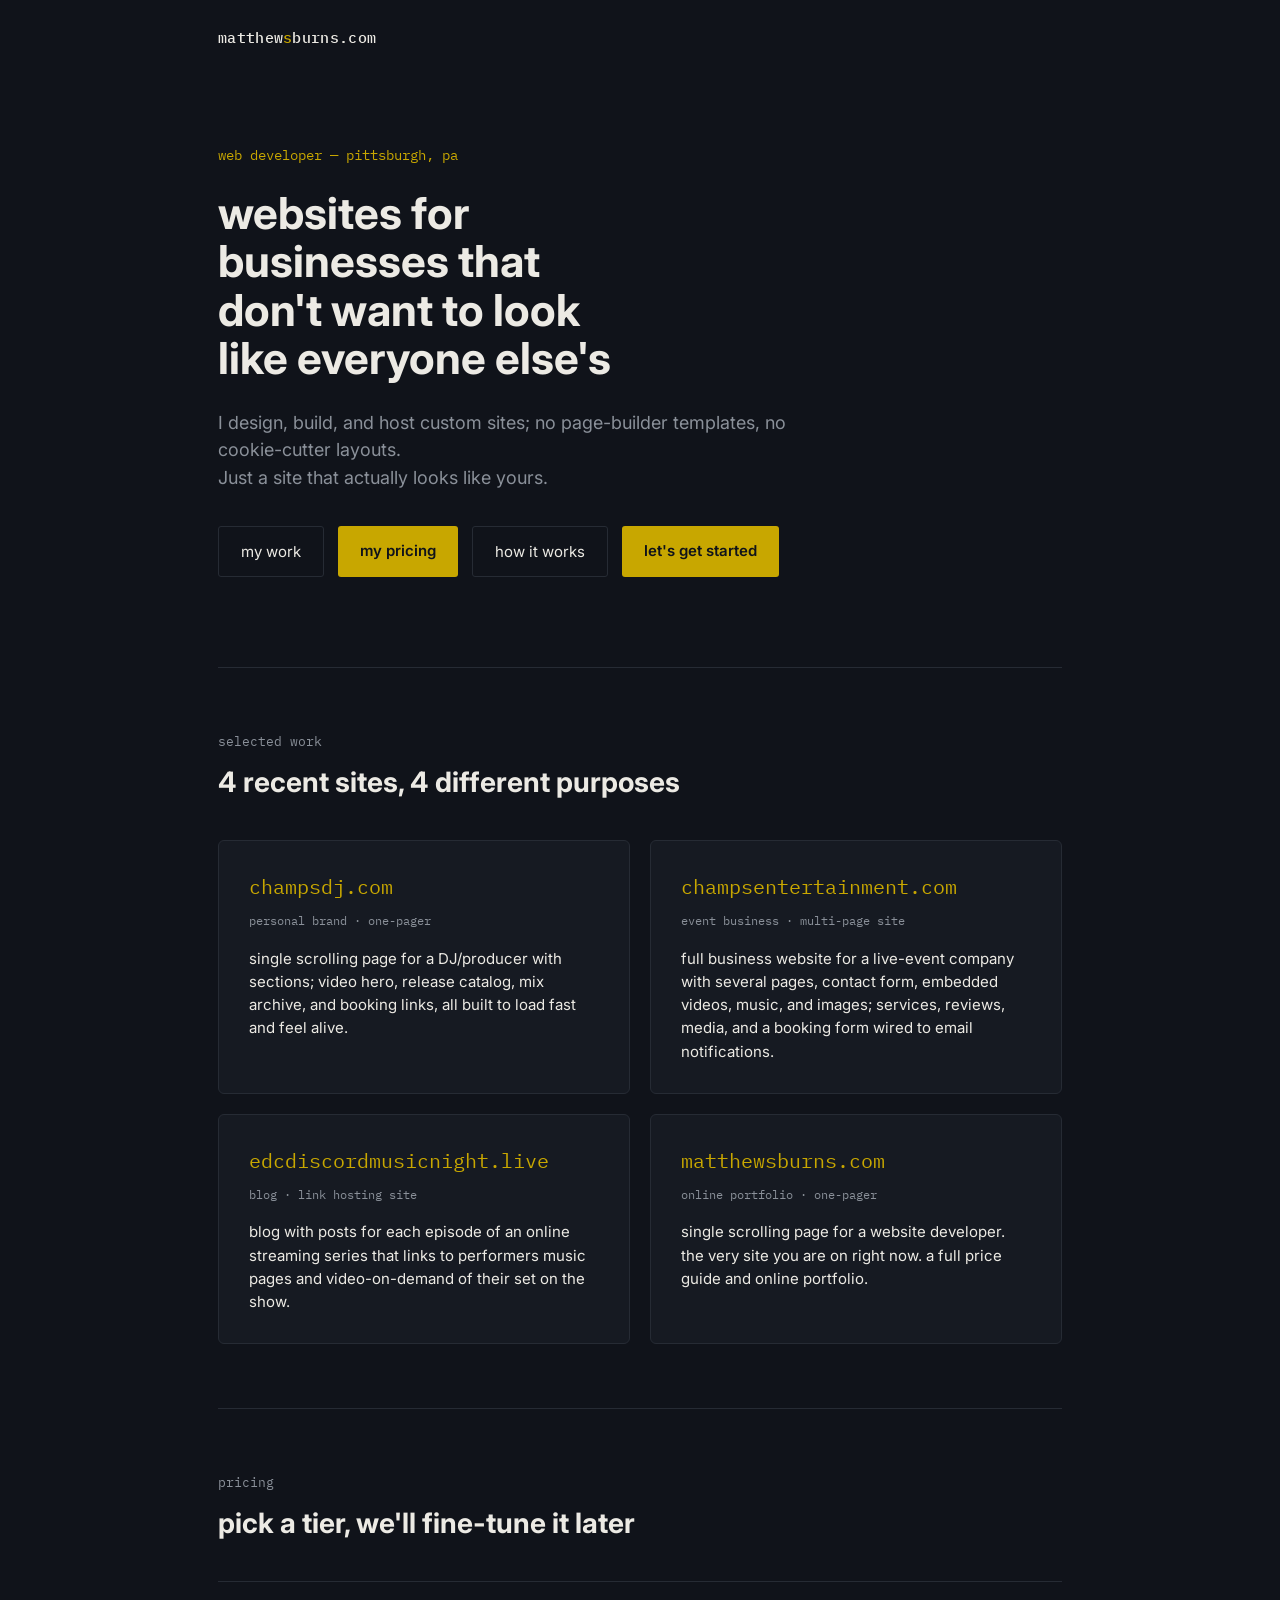
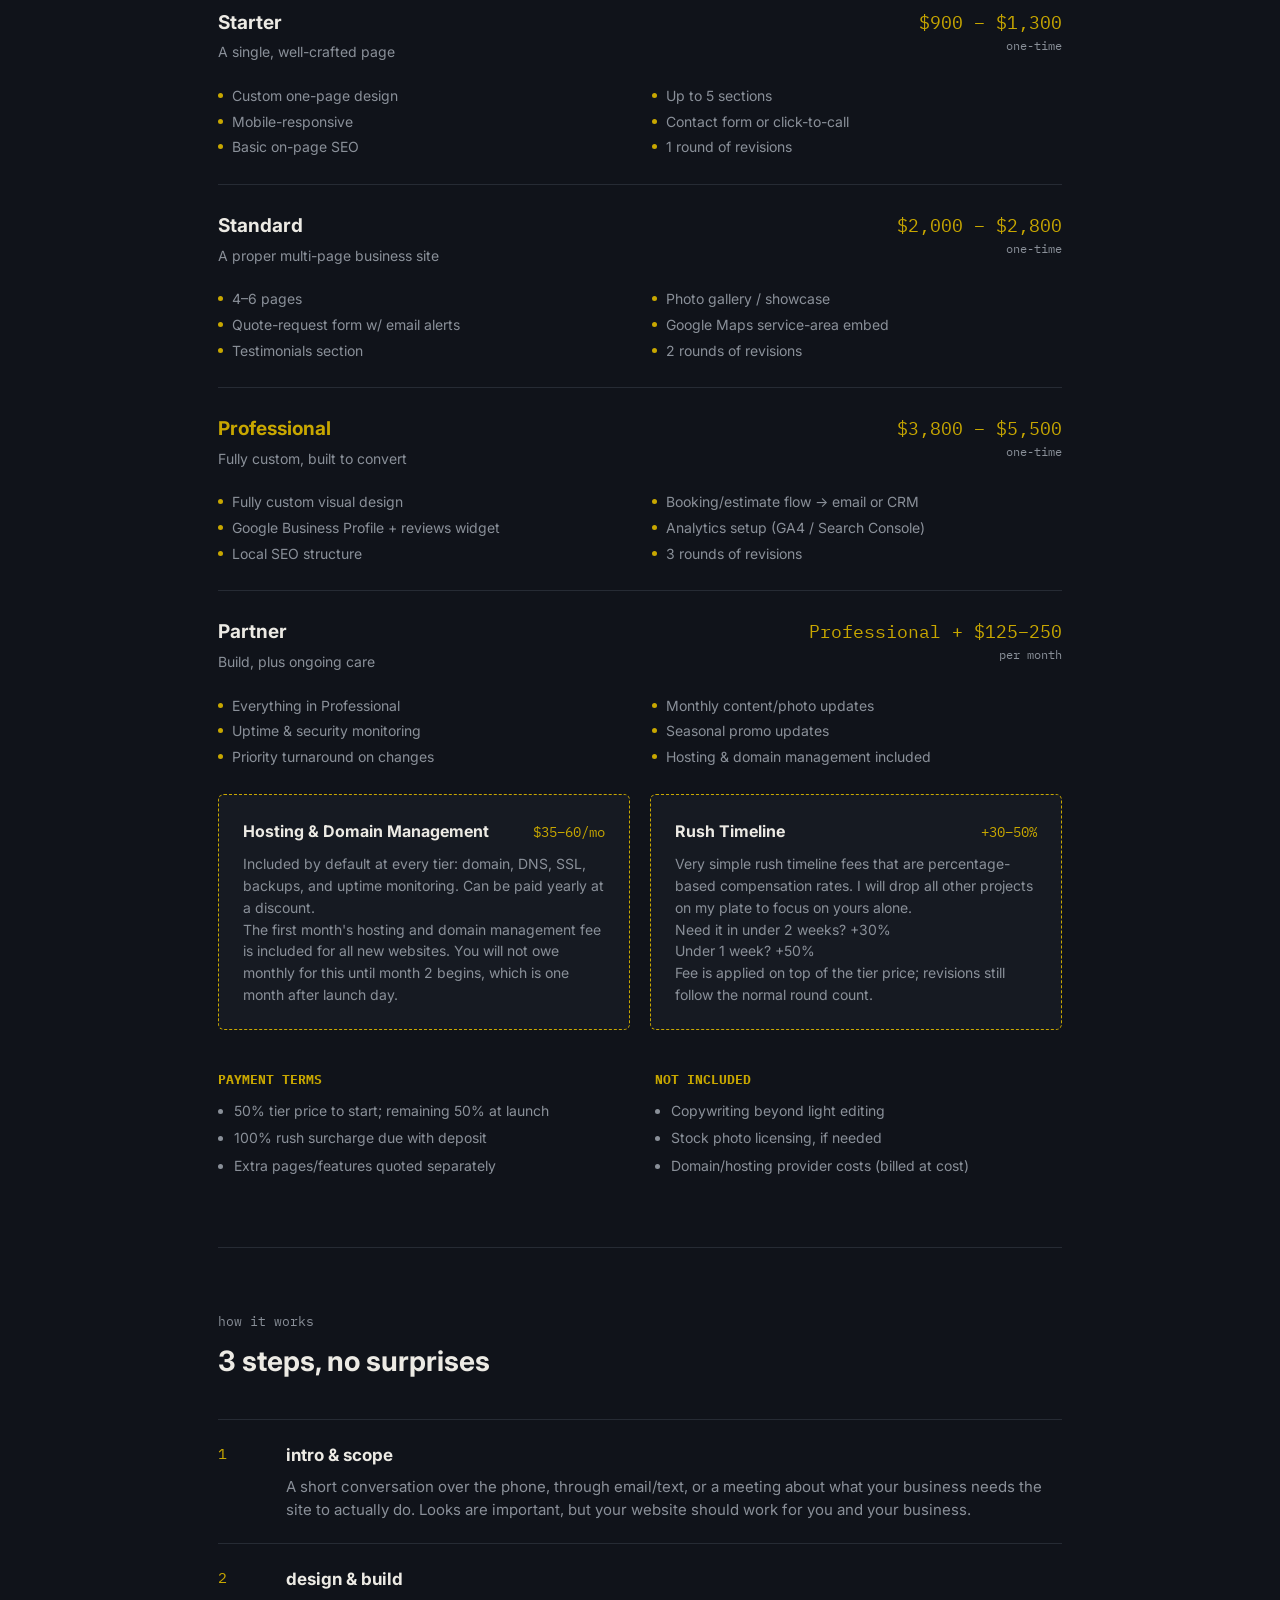
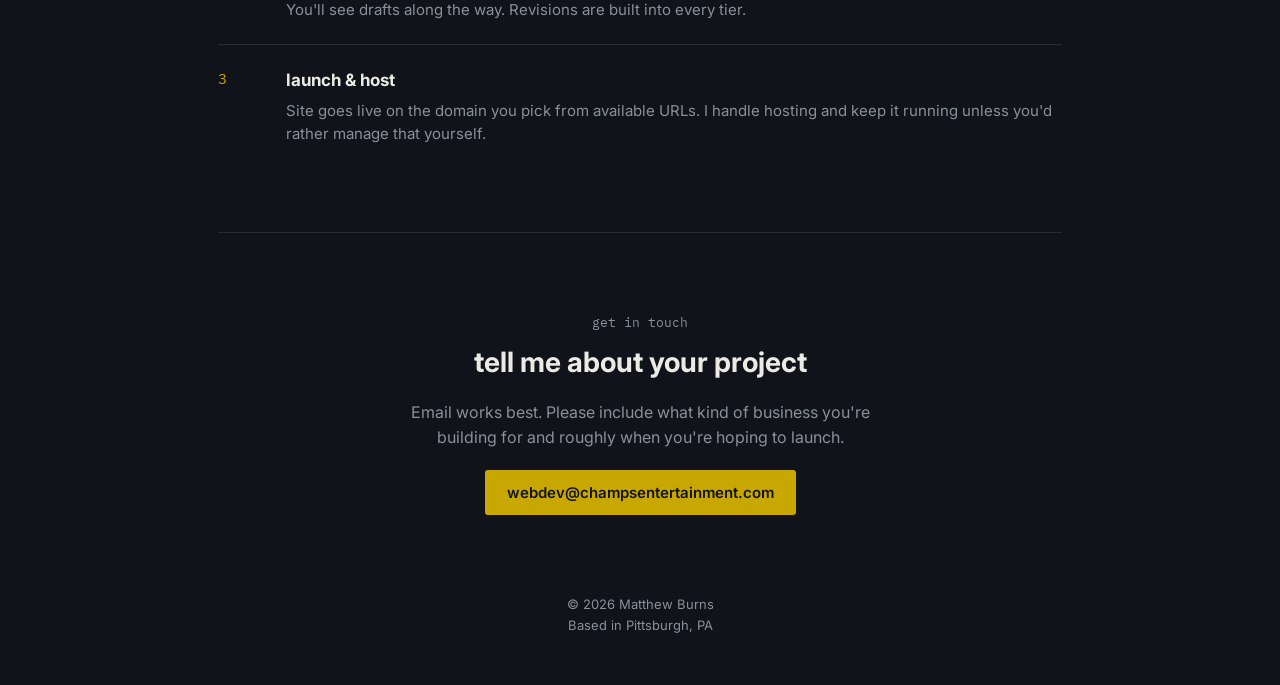
<file: index.html>
<!DOCTYPE html>
<html lang="en">
<head>
<meta charset="UTF-8">
<meta name="viewport" content="width=device-width, initial-scale=1.0">

<title>Matthew Burns | Custom Website Design for Local Businesses — Pittsburgh, PA</title>
<meta name="description" content="Custom-built, fully responsive websites for local businesses. Design, development, and ongoing hosting from Matthew Burns, a web developer based in Pittsburgh, PA.">
<meta name="robots" content="index, follow">
<meta name="author" content="Matthew Burns">
<link rel="canonical" href="https://matthewsburns.com/">
<meta name="theme-color" content="#C8A700">

<!-- Open Graph / Facebook / Discord / LinkedIn -->
<meta property="og:type" content="website">
<meta property="og:url" content="https://matthewsburns.com/">
<meta property="og:site_name" content="matthewsburns.com">
<meta property="og:title" content="Matthew Burns | Custom Website Design for Local Businesses">
<meta property="og:description" content="Custom-built, fully responsive websites for local businesses. Design, development, and ongoing hosting; no page-builder templates.">
<meta property="og:image" content="https://matthewsburns.com/media/og-image.png">
<meta property="og:image:width" content="1200">
<meta property="og:image:height" content="630">
<meta property="og:image:alt" content="Matthew Burns — Web Developer, Pittsburgh PA">
<meta property="og:locale" content="en_US">

<!-- Twitter / X -->
<meta name="twitter:card" content="summary_large_image">
<meta name="twitter:title" content="Matthew Burns | Custom Website Design for Local Businesses">
<meta name="twitter:description" content="Custom-built, fully responsive websites for local businesses. Design, development, and ongoing hosting; no page-builder templates.">
<meta name="twitter:image" content="https://matthewsburns.com/media/og-image.png">

<!-- Icons -->
<link rel="icon" type="image/png" sizes="32x32" href="media/favicon-32.png">
<link rel="icon" type="image/png" sizes="16x16" href="media/favicon-16.png">
<link rel="apple-touch-icon" sizes="180x180" href="media/apple-touch-icon.png">

<link rel="preconnect" href="https://fonts.googleapis.com">
<link rel="preconnect" href="https://fonts.gstatic.com" crossorigin>
<link href="https://fonts.googleapis.com/css2?family=IBM+Plex+Mono:wght@400;500;600&family=Inter:wght@400;500;600;700&display=swap" rel="stylesheet">
<link rel="stylesheet" href="styles.css">

<!-- Structured data for Google -->
<script type="application/ld+json">
{
  "@context": "https://schema.org",
  "@type": "ProfessionalService",
  "name": "Matthew Burns — Web Developer",
  "url": "https://matthewsburns.com/",
  "image": "https://matthewsburns.com/media/og-image.png",
  "email": "webdev@champsentertainment.com",
  "areaServed": {
    "@type": "City",
    "name": "Pittsburgh, PA"
  },
  "priceRange": "$900 - $5500+",
  "sameAs": [
    "https://champsdj.com",
    "https://champsentertainment.com"
  ],
  "makesOffer": [
    { "@type": "Offer", "name": "Starter website package" },
    { "@type": "Offer", "name": "Standard website package" },
    { "@type": "Offer", "name": "Professional website package" },
    { "@type": "Offer", "name": "Partner website package with ongoing hosting" }
  ]
}
</script>

</head>
<body>

  <nav class="top">
    <div class="logo">matthew<span>s</span>burns.com</div>
	<!--
    <a class="cta" href="#contact">start a project</a>
	-->
  </nav>

  <div class="wrap">
    <header class="hero">
      <div class="tag">web developer — pittsburgh, pa</div>
      <h1>websites for businesses that don't want to look like everyone else's</h1>
      <p class="lead">I design, build, and host custom sites; no page-builder templates, no cookie-cutter layouts.</br>Just a site that actually looks like yours.</p>
	  <div class="hero-actions">
		<a class="btn-ghost" href="#work">my work</a>
        <a class="btn-primary" href="#pricing">my pricing</a>
		<a class="btn-ghost" href="#process">how it works</a>
		<a class="btn-primary" href="#contact">let's get started</a>
      </div>
    </header>

    <section id="work">
      <div class="label">selected work</div>
      <h2>4 recent sites, 4 different purposes</h2>
      <div class="work-grid">
        <a class="work-card" href="https://champsdj.com" target="_blank" rel="noopener">
          <div class="work-domain">champsdj.com</div>
          <div class="work-kind">personal brand · one-pager</div>
          <p class="work-desc">single scrolling page for a DJ/producer with sections; video hero, release catalog, mix archive, and booking links, all built to load fast and feel alive.</p>
        </a>
        <a class="work-card" href="https://champsentertainment.com" target="_blank" rel="noopener">
          <div class="work-domain">champsentertainment.com</div>
          <div class="work-kind">event business · multi-page site</div>
          <p class="work-desc">full business website for a live-event company with several pages, contact form, embedded videos, music, and images; services, reviews, media, and a booking form wired to email notifications.</p>
        </a>
		<a class="work-card" href="https://edcdiscordmusicnight.live" target="_blank" rel="noopener">
          <div class="work-domain">edcdiscordmusicnight.live</div>
          <div class="work-kind">blog · link hosting site</div>
          <p class="work-desc">blog with posts for each episode of an online streaming series that links to performers music pages and video-on-demand of their set on the show.</p>
        </a>
		<a class="work-card" href="https://matthewsburns.com" target="_blank" rel="noopener">
          <div class="work-domain">matthewsburns.com</div>
          <div class="work-kind">online portfolio · one-pager</div>
          <p class="work-desc">single scrolling page for a website developer. the very site you are on right now. a full price guide and online portfolio.</p>
        </a>
      </div>
    </section>

    <section id="pricing">
      <div class="label">pricing</div>
      <h2>pick a tier, we'll fine-tune it later</h2>

      <div class="tier-list">
        <div class="tier-row">
          <div class="tier-name">Starter <span class="for">A single, well-crafted page</span></div>
          <div class="tier-price">$900 – $1,300<span class="unit">one-time</span></div>
          <ul class="tier-features">
            <li>Custom one-page design</li>
            <li>Up to 5 sections</li>
            <li>Mobile-responsive</li>
            <li>Contact form or click-to-call</li>
            <li>Basic on-page SEO</li>
            <li>1 round of revisions</li>
          </ul>
        </div>

        <div class="tier-row">
          <div class="tier-name">Standard <span class="for">A proper multi-page business site</span></div>
          <div class="tier-price">$2,000 – $2,800<span class="unit">one-time</span></div>
          <ul class="tier-features">
            <li>4–6 pages</li>
            <li>Photo gallery / showcase</li>
            <li>Quote-request form w/ email alerts</li>
            <li>Google Maps service-area embed</li>
            <li>Testimonials section</li>
            <li>2 rounds of revisions</li>
          </ul>
        </div>

        <div class="tier-row featured">
          <div class="tier-name">Professional <span class="for">Fully custom, built to convert</span></div>
          <div class="tier-price">$3,800 – $5,500<span class="unit">one-time</span></div>
          <ul class="tier-features">
            <li>Fully custom visual design</li>
            <li>Booking/estimate flow → email or CRM</li>
            <li>Google Business Profile + reviews widget</li>
            <li>Analytics setup (GA4 / Search Console)</li>
            <li>Local SEO structure</li>
            <li>3 rounds of revisions</li>
          </ul>
        </div>

        <div class="tier-row">
          <div class="tier-name">Partner <span class="for">Build, plus ongoing care</span></div>
          <div class="tier-price">Professional + $125–250<span class="unit">per month</span></div>
          <ul class="tier-features">
            <li>Everything in Professional</li>
            <li>Monthly content/photo updates</li>
            <li>Uptime &amp; security monitoring</li>
            <li>Seasonal promo updates</li>
            <li>Priority turnaround on changes</li>
            <li>Hosting &amp; domain management included</li>
          </ul>
        </div>
      </div>

      <div class="addons">
        <div class="addon">
          <div class="addon-head">
            <h3>Hosting &amp; Domain Management</h3>
            <div class="addon-price">$35–60/mo</div>
          </div>
          <p>Included by default at every tier: domain, DNS, SSL, backups, and uptime monitoring. Can be paid yearly at a discount.</br>The first month's hosting and domain management fee is included for all new websites. You will not owe monthly for this until month 2 begins, which is one month after launch day.</p>
        </div>
        <div class="addon">
          <div class="addon-head">
            <h3>Rush Timeline</h3>
            <div class="addon-price">+30–50%</div>
          </div>
          <p>Very simple rush timeline fees that are percentage-based compensation rates. I will drop all other projects on my plate to focus on yours alone.</br>Need it in under 2 weeks? +30%</br>Under 1 week? +50%</br> Fee is applied on top of the tier price; revisions still follow the normal round count.</p>
        </div>
      </div>

      <div class="notes" style="margin-top:40px;">
        <div>
          <h4>PAYMENT TERMS</h4>
          <ul>
            <li>50% tier price to start; remaining 50% at launch</li>
            <li>100% rush surcharge due with deposit</li>
            <li>Extra pages/features quoted separately</li>
          </ul>
        </div>
        <div>
          <h4>NOT INCLUDED</h4>
          <ul>
            <li>Copywriting beyond light editing</li>
            <li>Stock photo licensing, if needed</li>
            <li>Domain/hosting provider costs (billed at cost)</li>
          </ul>
        </div>
      </div>
    </section>
	
	<section id="process">
      <div class="label">how it works</div>
      <h2>3 steps, no surprises</h2>
      <div class="steps">
        <div class="step">
          <div class="step-num">1</div>
          <div>
            <h3>intro & scope</h3>
            <p>A short conversation over the phone, through email/text, or a meeting about what your business needs the site to actually do. Looks are important, but your website should work for you and your business.</p>
          </div>
        </div>
        <div class="step">
          <div class="step-num">2</div>
          <div>
            <h3>design &amp; build</h3>
            <p>You'll see drafts along the way. Revisions are built into every tier.</p>
          </div>
        </div>
        <div class="step">
          <div class="step-num">3</div>
          <div>
            <h3>launch &amp; host</h3>
            <p>Site goes live on the domain you pick from available URLs. I handle hosting and keep it running unless you'd rather manage that yourself.</p>
          </div>
        </div>
      </div>
    </section>

    <section id="contact" class="contact">
      <div class="label">get in touch</div>
      <h2>tell me about your project</h2>
      <p>Email works best. Please include what kind of business you're building for and roughly when you're hoping to launch.</p>
      <a class="btn-primary" href="mailto:webdev@champsentertainment.com">webdev@champsentertainment.com</a>
    </section>
  </div>

  <footer>&copy; 2026 Matthew Burns</br>Based in Pittsburgh, PA</footer>

</body>
</html>
</file>
<file: styles.css>
:root {
    --bg: #10131A;
    --panel: #161A22;
    --line: #262B34;
    --text: #ECEAE4;
    --muted: #8A9099;
    --gold: #C8A700;
    --gold-dim: rgba(200,167,0,0.12);
    --mono: 'IBM Plex Mono', monospace;
    --sans: 'Inter', sans-serif;
  }
  * { box-sizing: border-box; }
  html { scroll-behavior: smooth; }
  body {
    background: var(--bg);
    color: var(--text);
    font-family: var(--sans);
    margin: 0;
    line-height: 1.55;
  }
  a { color: inherit; }
  .wrap {
    max-width: 900px;
    margin: 0 auto;
    padding: 0 28px;
  }

  /* NAV */
  nav.top {
    display: flex;
    justify-content: space-between;
    align-items: center;
    padding: 26px 28px;
    max-width: 900px;
    margin: 0 auto;
  }
  .logo {
    font-family: var(--mono);
    font-weight: 500;
    font-size: 15px;
    letter-spacing: 0.02em;
  }
  .logo span { color: var(--gold); }
  nav.top a.cta {
    font-family: var(--mono);
    font-size: 13px;
    border: 1px solid var(--line);
    padding: 8px 14px;
    border-radius: 3px;
    text-decoration: none;
  }
  nav.top a.cta:hover { border-color: var(--gold); color: var(--gold); }

  /* HERO */
  .notfound-wrap {
    min-height: calc(100vh - 90px);
    display: flex;
    flex-direction: column;
    justify-content: center;
    align-items: flex-start;
    padding-bottom: 100px;
  }

  header.hero {
    padding: 70px 0 90px;
    border-bottom: 1px solid var(--line);
  }
  .tag {
    font-family: var(--mono);
    color: var(--gold);
    font-size: 14px;
    margin-bottom: 22px;
  }
  h1 {
    font-size: clamp(32px, 5.5vw, 44px);
    line-height: 1.1;
    font-weight: 700;
    max-width: 14ch;
    margin: 0 0 26px;
  }
  .hero p.lead {
    font-size: 18px;
    color: var(--muted);
    max-width: 56ch;
    margin: 0 0 34px;
  }
  .hero-actions { display: flex; gap: 14px; flex-wrap: wrap; }
  .btn-primary {
    background: var(--gold);
    color: #10131A;
    font-weight: 600;
    padding: 13px 22px;
    border-radius: 3px;
    text-decoration: none;
    font-size: 15px;
  }
  .btn-ghost {
    border: 1px solid var(--line);
    padding: 13px 22px;
    border-radius: 3px;
    text-decoration: none;
    font-size: 15px;
    color: var(--text);
  }
  .btn-ghost:hover { border-color: var(--gold); color: var(--gold); }

  /* SECTION LABEL */
  .label {
    font-family: var(--mono);
    color: var(--muted);
    font-size: 13px;
    margin-bottom: 8px;
  }
  section { padding: 64px 0; border-bottom: 1px solid var(--line); }
  section h2 {
    font-size: 28px;
    font-weight: 700;
    margin: 0 0 36px;
    max-width: 30ch;
  }

  /* WORK */
  .work-grid {
    display: grid;
    grid-template-columns: 1fr 1fr;
    gap: 20px;
  }
  @media (max-width: 700px) { .work-grid { grid-template-columns: 1fr; } }
  .work-card {
    background: var(--panel);
    border: 1px solid var(--line);
    border-radius: 6px;
    padding: 30px;
    display: flex;
    flex-direction: column;
    text-decoration: none;
    transition: border-color 0.15s ease;
  }
  .work-card:hover { border-color: var(--gold); }
  .work-domain {
    font-family: var(--mono);
    font-size: 20px;
    color: var(--gold);
    margin-bottom: 10px;
    word-break: break-word;
  }
  .work-kind {
    font-family: var(--mono);
    font-size: 12px;
    color: var(--muted);
    margin-bottom: 16px;
  }
  .work-desc { color: var(--text); font-size: 15px; margin: 0; }

  /* PROCESS */
  .steps { display: flex; flex-direction: column; gap: 0; }
  .step {
    display: grid;
    grid-template-columns: 50px 1fr;
    gap: 18px;
    padding: 22px 0;
    border-top: 1px solid var(--line);
  }
  .step:last-child { border-bottom: none; }
  .step-num {
    font-family: var(--mono);
    color: var(--gold);
    font-size: 15px;
  }
  .step h3 { margin: 0 0 6px; font-size: 17px; }
  .step p { margin: 0; color: var(--muted); font-size: 15px; }

  /* PRICING */
  .tier-list { display: flex; flex-direction: column; }
  .tier-row {
    display: grid;
    grid-template-columns: 1fr auto;
    gap: 8px 20px;
    padding: 26px 0;
    border-top: 1px solid var(--line);
    align-items: baseline;
  }
  .tier-name {
    font-weight: 700;
    font-size: 19px;
  }
  .tier-name .for {
    font-weight: 400;
    color: var(--muted);
    font-size: 14px;
    display: block;
    margin-top: 4px;
  }
  .tier-price {
    font-family: var(--mono);
    color: var(--gold);
    font-size: 18px;
    white-space: nowrap;
  }
  .tier-price .unit { color: var(--muted); font-size: 12px; display: block; text-align: right; }
  .tier-features {
    grid-column: 1 / -1;
    list-style: none;
    padding: 0;
    margin: 14px 0 0;
    display: grid;
    grid-template-columns: 1fr 1fr;
    gap: 4px 24px;
  }
  @media (max-width: 600px) { .tier-features { grid-template-columns: 1fr; } }
  .tier-features li {
    font-size: 14px;
    color: var(--muted);
    padding-left: 14px;
    position: relative;
  }
  .tier-features li::before {
    content: "";
    position: absolute;
    left: 0;
    top: 8px;
    width: 5px;
    height: 5px;
    border-radius: 50%;
    background: var(--gold);
  }
  .tier-row.featured .tier-name,
  .tier-row.featured .tier-price { color: var(--gold); }

  /* ADD-ONS */
  .addons { display: grid; grid-template-columns: 1fr 1fr; gap: 20px; }
  @media (max-width: 700px) { .addons { grid-template-columns: 1fr; } }
  .addon {
    background: var(--panel);
    border: 1px dashed var(--gold);
    border-radius: 6px;
    padding: 24px;
  }
  .addon-head {
    display: flex;
    justify-content: space-between;
    align-items: baseline;
    gap: 10px;
    margin-bottom: 10px;
  }
  .addon-head h3 { margin: 0; font-size: 16px; }
  .addon-price {
    font-family: var(--mono);
    color: var(--gold);
    font-size: 14px;
    white-space: nowrap;
  }
  .addon p { color: var(--muted); font-size: 14px; margin: 0; }

  /* NOTES */
  .notes { display: grid; grid-template-columns: 1fr 1fr; gap: 30px; }
  @media (max-width: 700px) { .notes { grid-template-columns: 1fr; } }
  .notes h4 {
    font-family: var(--mono);
    color: var(--gold);
    font-size: 12.5px;
    margin: 0 0 10px;
  }
  .notes ul { margin: 0; padding-left: 16px; color: var(--muted); font-size: 14px; }
  .notes li { margin-bottom: 6px; }

  /* CONTACT */
  section.contact { border-bottom: none; text-align: center; padding: 80px 0 60px; }
  section.contact h2 { margin: 0 auto 16px; }
  section.contact p { color: var(--muted); max-width: 46ch; margin: 0 auto 30px; }

  footer {
    padding: 30px 0 50px;
    text-align: center;
    color: var(--muted);
    font-size: 13px;
  }
</file>
